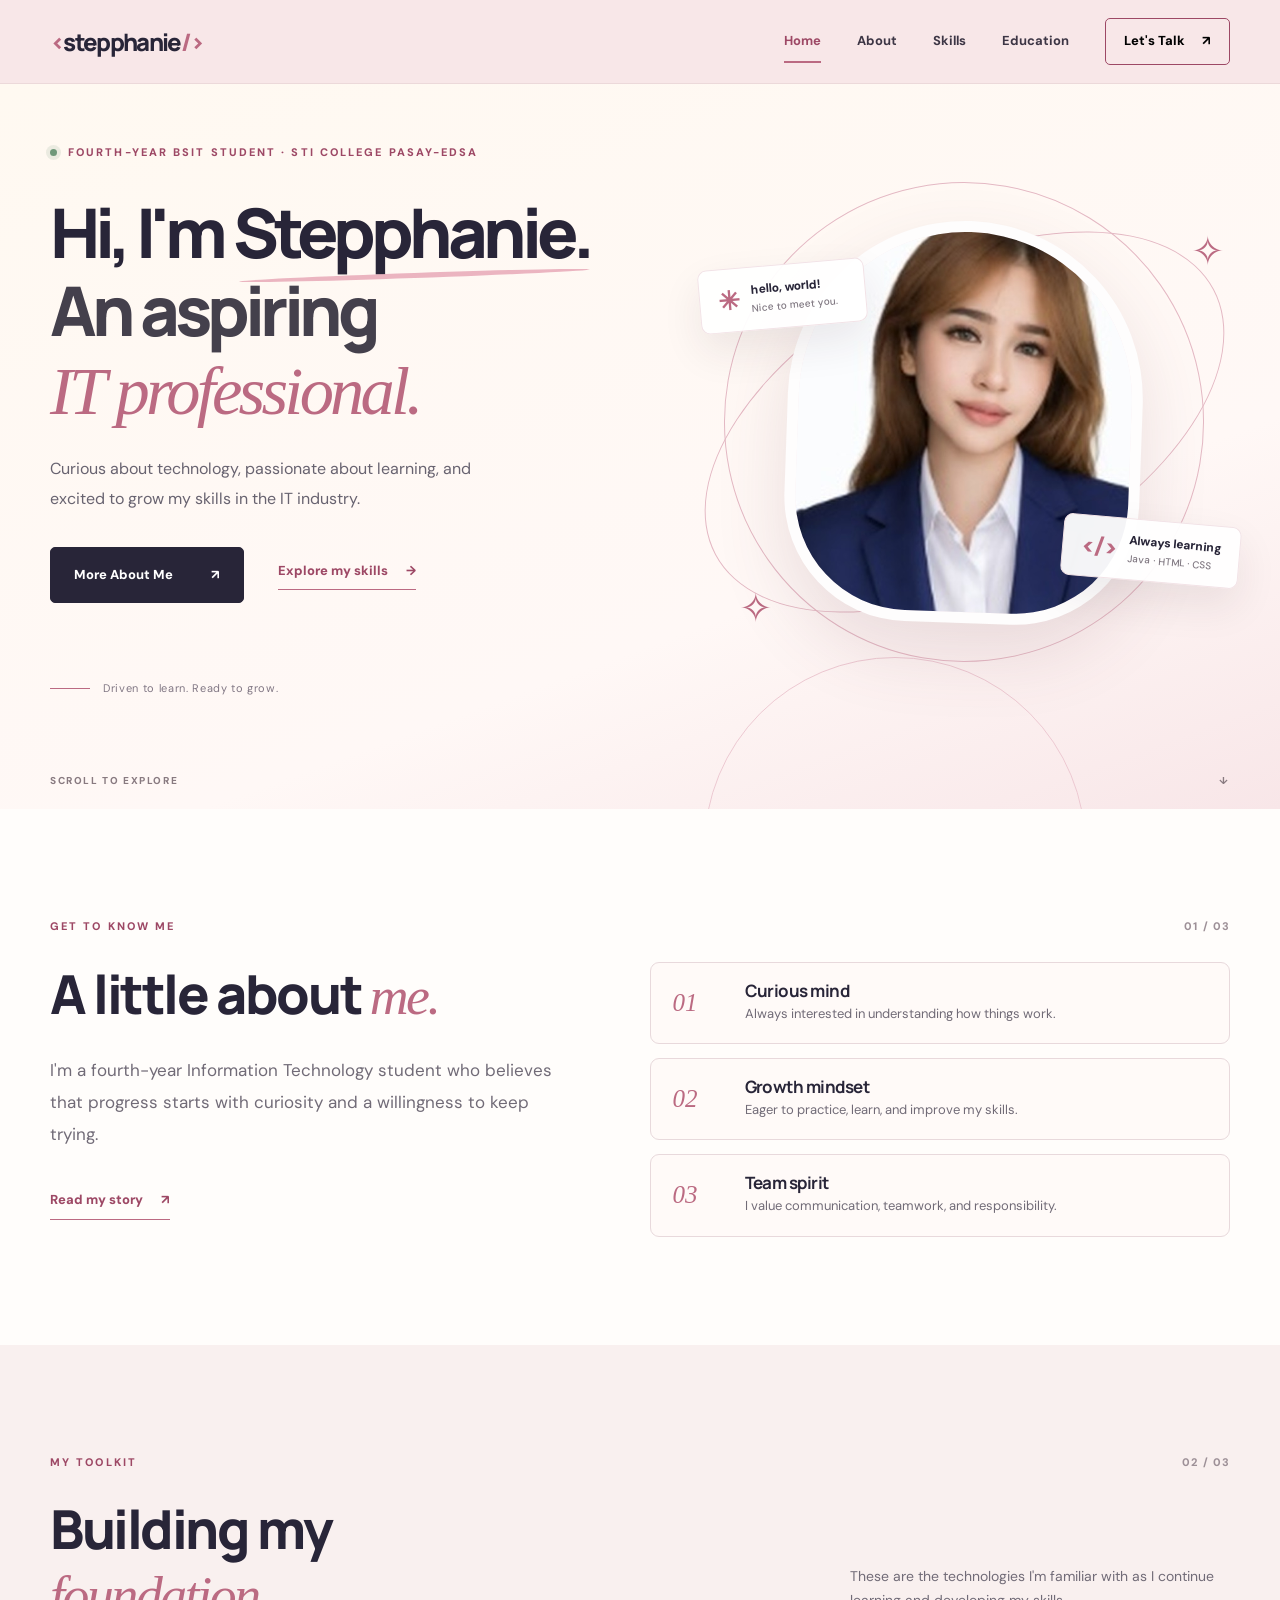
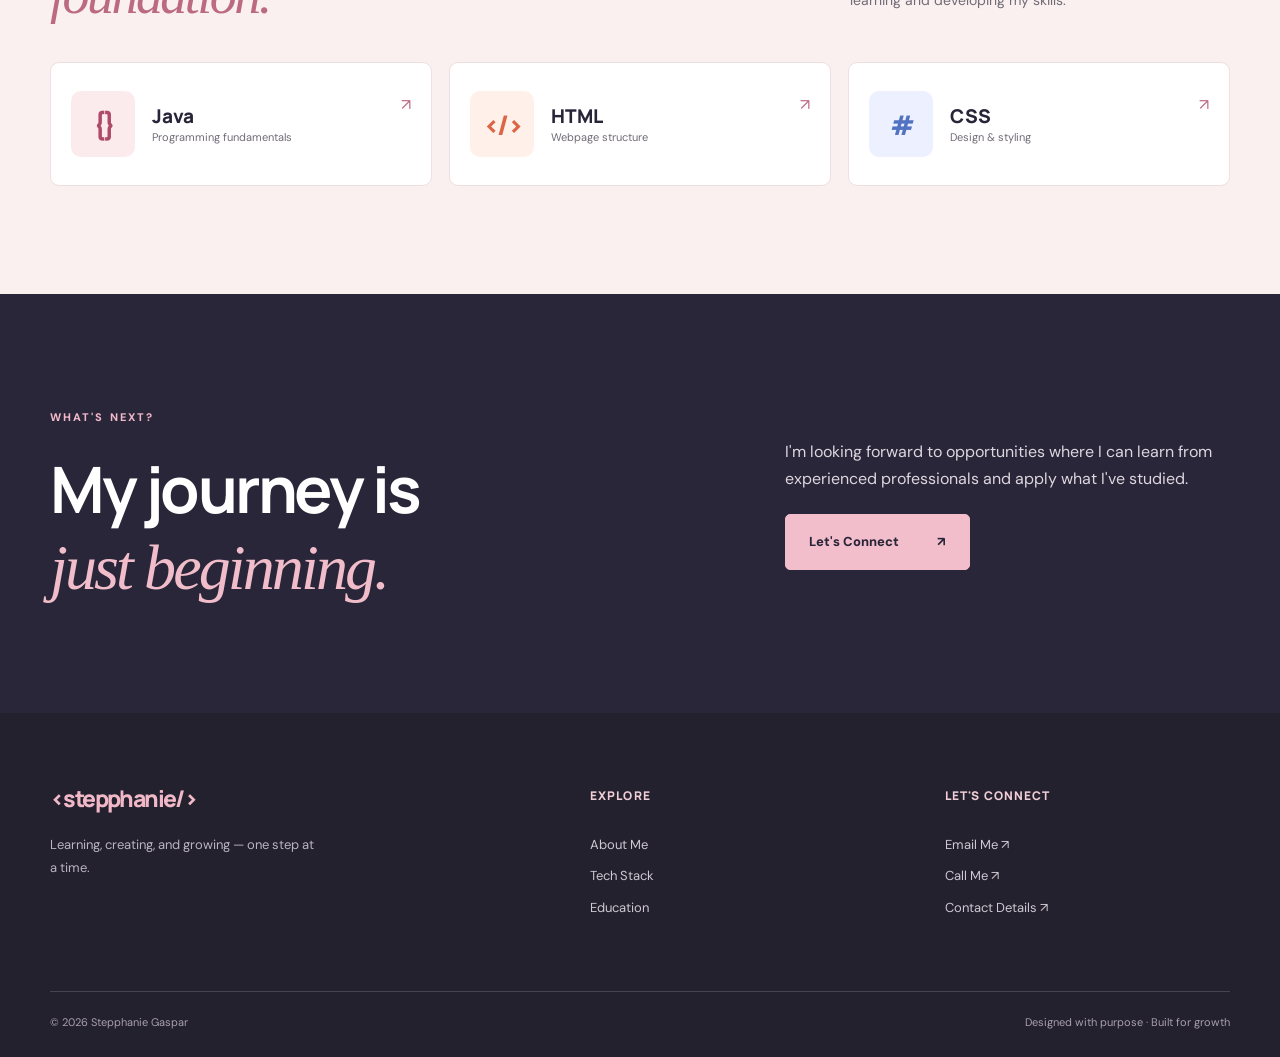
<file: index.html>
<!doctype html><html lang="en"><head><meta charset="utf-8"><meta name="viewport" content="width=device-width, initial-scale=1">
 <meta name="theme-color" content="#f8e6e8"><meta name="description" content="Stepphanie Gaspar | Fourth-year BS Information Technology student at STI College Pasay-EDSA.">
 <title>Digital Portfolio | Stepphanie Gaspar</title><link rel="icon" href="assets/favicon.svg" type="image/svg+xml"><link rel="stylesheet" href="styles.css"></head>
 <body data-page="index.html"><a class="skip-link" href="#main">Skip to content</a><header class="site-header" id="top">
 <div class="nav-shell content-wrap">
  <a class="brand" href="index.html" aria-label="Stepphanie Gaspar, home"><span class="brand-angle">&lt;</span>stepphanie<span class="brand-angle">/&gt;</span></a>
  <nav class="nav-desktop" aria-label="Main navigation"><a class="nav-link active" href="index.html" aria-current="page">Home</a>
<a class="nav-link " href="about.html" >About</a>
<a class="nav-link " href="skills.html" >Skills</a>
<a class="nav-link " href="education.html" >Education</a>
    <button type="button" class="nav-contact" data-open-contact>Let's Talk <span aria-hidden="true">↗</span></button></nav>
  <button class="menu-toggle" type="button" data-menu-toggle aria-label="Open navigation" aria-controls="mobile-nav" aria-expanded="false"><span></span><span></span><span></span></button>
 </div>
 <nav id="mobile-nav" class="mobile-nav" aria-label="Mobile navigation" hidden><a href="index.html" class="mobile-link active" aria-current="page">Home<span aria-hidden="true">↗</span></a>
<a href="about.html" class="mobile-link " >About<span aria-hidden="true">↗</span></a>
<a href="skills.html" class="mobile-link " >Skills<span aria-hidden="true">↗</span></a>
<a href="education.html" class="mobile-link " >Education<span aria-hidden="true">↗</span></a>
 <button type="button" class="mobile-contact" data-open-contact>Let's Talk <span aria-hidden="true">↗</span></button></nav>
</header><main id="main"><section class="hero-section"><div class="content-wrap hero-grid"><div class="hero-copy animate-in">
 <div class="eyebrow hero-kicker"><span class="status-dot"></span> FOURTH-YEAR BSIT STUDENT · STI COLLEGE PASAY-EDSA</div>
 <h1>Hi, I'm <span class="name-underline">Stepphanie.</span><br><span class="hero-outline">An aspiring</span><br><em>IT professional.</em></h1>
 <p class="hero-lead">Curious about technology, passionate about learning, and excited to grow my skills in the IT industry.</p>
 <div class="hero-buttons"><a class="button-primary" href="about.html">More About Me <span aria-hidden="true">↗</span></a><a class="text-link" href="skills.html">Explore my skills <span aria-hidden="true">→</span></a></div>
 <div class="hero-note"><span class="hero-note-line"></span> Driven to learn. Ready to grow.</div>
 </div><div class="hero-art animate-in"><div class="orbit orbit-one"></div><div class="orbit orbit-two"></div><div class="hero-image-frame">
 <div class="portrait-photo" role="img" aria-label="Portrait of Stepphanie Gaspar"></div></div>
 <div class="float-card float-top"><span class="float-symbol">✳</span><span>hello, world!<small>Nice to meet you.</small></span></div>
 <div class="float-card float-bottom"><span class="float-symbol code-symbol">&lt;/&gt;</span><span>Always learning<small>Java · HTML · CSS</small></span></div>
 <span class="sparkle sparkle-one" aria-hidden="true">✧</span><span class="sparkle sparkle-two" aria-hidden="true">✧</span></div></div>
 <div class="content-wrap hero-scroll"><span>SCROLL TO EXPLORE</span><span aria-hidden="true">↓</span></div></section>
 <section class="section overview-section"><div class="content-wrap"><div class="section-topline"><span class="eyebrow">GET TO KNOW ME</span><span class="section-number">01 / 03</span></div>
 <div class="overview-layout"><div><h2 class="section-heading">A little about <em>me.</em></h2><p class="section-lead">I'm a fourth-year Information Technology student who believes that progress starts with curiosity and a willingness to keep trying.</p><a class="arrow-link" href="about.html">Read my story <span aria-hidden="true">↗</span></a></div>
 <div class="overview-cards"><div class="small-feature"><div class="feature-number">01</div><h3>Curious mind</h3><p>Always interested in understanding how things work.</p></div><div class="small-feature"><div class="feature-number">02</div><h3>Growth mindset</h3><p>Eager to practice, learn, and improve my skills.</p></div><div class="small-feature"><div class="feature-number">03</div><h3>Team spirit</h3><p>I value communication, teamwork, and responsibility.</p></div></div></div></div></section>
 <section class="section skills-preview"><div class="content-wrap"><div class="section-topline"><span class="eyebrow">MY TOOLKIT</span><span class="section-number">02 / 03</span></div>
 <div class="two-column-intro"><h2 class="section-heading">Building my <em>foundation.</em></h2><p>These are the technologies I'm familiar with as I continue learning and developing my skills.</p></div>
 <div class="tech-preview-grid"><a href="skills.html#java" class="tech-preview-card"><span class="tech-preview-symbol java-color">{ }</span><span><strong>Java</strong><small>Programming fundamentals</small></span><span class="tech-arrow">↗</span></a>
 <a href="skills.html#html" class="tech-preview-card"><span class="tech-preview-symbol html-color">&lt;/&gt;</span><span><strong>HTML</strong><small>Webpage structure</small></span><span class="tech-arrow">↗</span></a>
 <a href="skills.html#css" class="tech-preview-card"><span class="tech-preview-symbol css-color">#</span><span><strong>CSS</strong><small>Design &amp; styling</small></span><span class="tech-arrow">↗</span></a></div></div></section>
 <section class="section closing-band"><div class="content-wrap closing-grid"><div><span class="eyebrow">WHAT'S NEXT?</span><h2>My journey is<br><em>just beginning.</em></h2></div><div><p>I'm looking forward to opportunities where I can learn from experienced professionals and apply what I've studied.</p><button type="button" class="button-primary" data-open-contact>Let's Connect <span aria-hidden="true">↗</span></button></div></div></section></main><footer class="site-footer"><div class="content-wrap footer-columns">
 <div><a class="footer-brand" href="index.html">&lt;stepphanie/&gt;</a><p>Learning, creating, and growing — one step at a time.</p></div>
 <div><h3>Explore</h3><a href="about.html">About Me</a><a href="skills.html">Tech Stack</a><a href="education.html">Education</a></div>
 <div><h3>Let's connect</h3><a href="mailto:stepphaniegaspar14@gmail.com">Email Me ↗</a><a href="tel:+639351724438">Call Me ↗</a><button type="button" class="footer-contact" data-open-contact>Contact Details ↗</button></div>
 </div><div class="content-wrap footer-bottom"><span>© <span data-year>2026</span> Stepphanie Gaspar</span><span>Designed with purpose · Built for growth</span></div></footer><div class="drawer-overlay" data-drawer-overlay hidden></div>
 <aside class="contact-drawer" id="contact-drawer" role="dialog" aria-modal="true" aria-labelledby="drawer-title" tabindex="-1" aria-hidden="true">
 <div class="drawer-top"><span class="eyebrow">A LITTLE HELLO</span><button type="button" class="close-drawer" data-close-contact aria-label="Close contact panel">×</button></div>
 <div class="drawer-content"><div class="drawer-icon">✳</div><h2 id="drawer-title">Let's get<br><em>in touch.</em></h2>
 <p>I'm interested in learning opportunities, internships, and connecting with people in the IT field.</p>
 <div class="contact-list">
 <div class="contact-entry"><span class="entry-label">EMAIL ADDRESS</span><div class="entry-line"><a href="mailto:stepphaniegaspar14@gmail.com">stepphaniegaspar14@gmail.com</a><button type="button" class="copy-btn" data-copy-email aria-label="Copy email address" title="Copy email">Copy</button></div></div>
 <div class="contact-entry"><span class="entry-label">PHONE NUMBER</span><div class="entry-line"><a href="tel:+639351724438">0935 172 4438</a></div></div>
 <div class="contact-entry"><span class="entry-label">LOCATION</span><div class="entry-line"><span>Makati City, Philippines</span></div></div>
 </div><div class="drawer-actions"><a class="button-primary button-fill" href="mailto:stepphaniegaspar14@gmail.com?subject=Hello%2C%20Stepphanie">Send an Email <span aria-hidden="true">↗</span></a><a class="button-secondary button-fill" href="assets/Stepphanie_Gaspar_Resume.pdf" download>Download Resume <span aria-hidden="true">↓</span></a></div>
 <p class="drawer-note">Email opens your device's email application. No messages are submitted to a website server.</p></div></aside>
 <div class="toast" role="status" aria-live="polite" data-toast></div>
 <script src="script.js" defer></script></body></html>
</file>
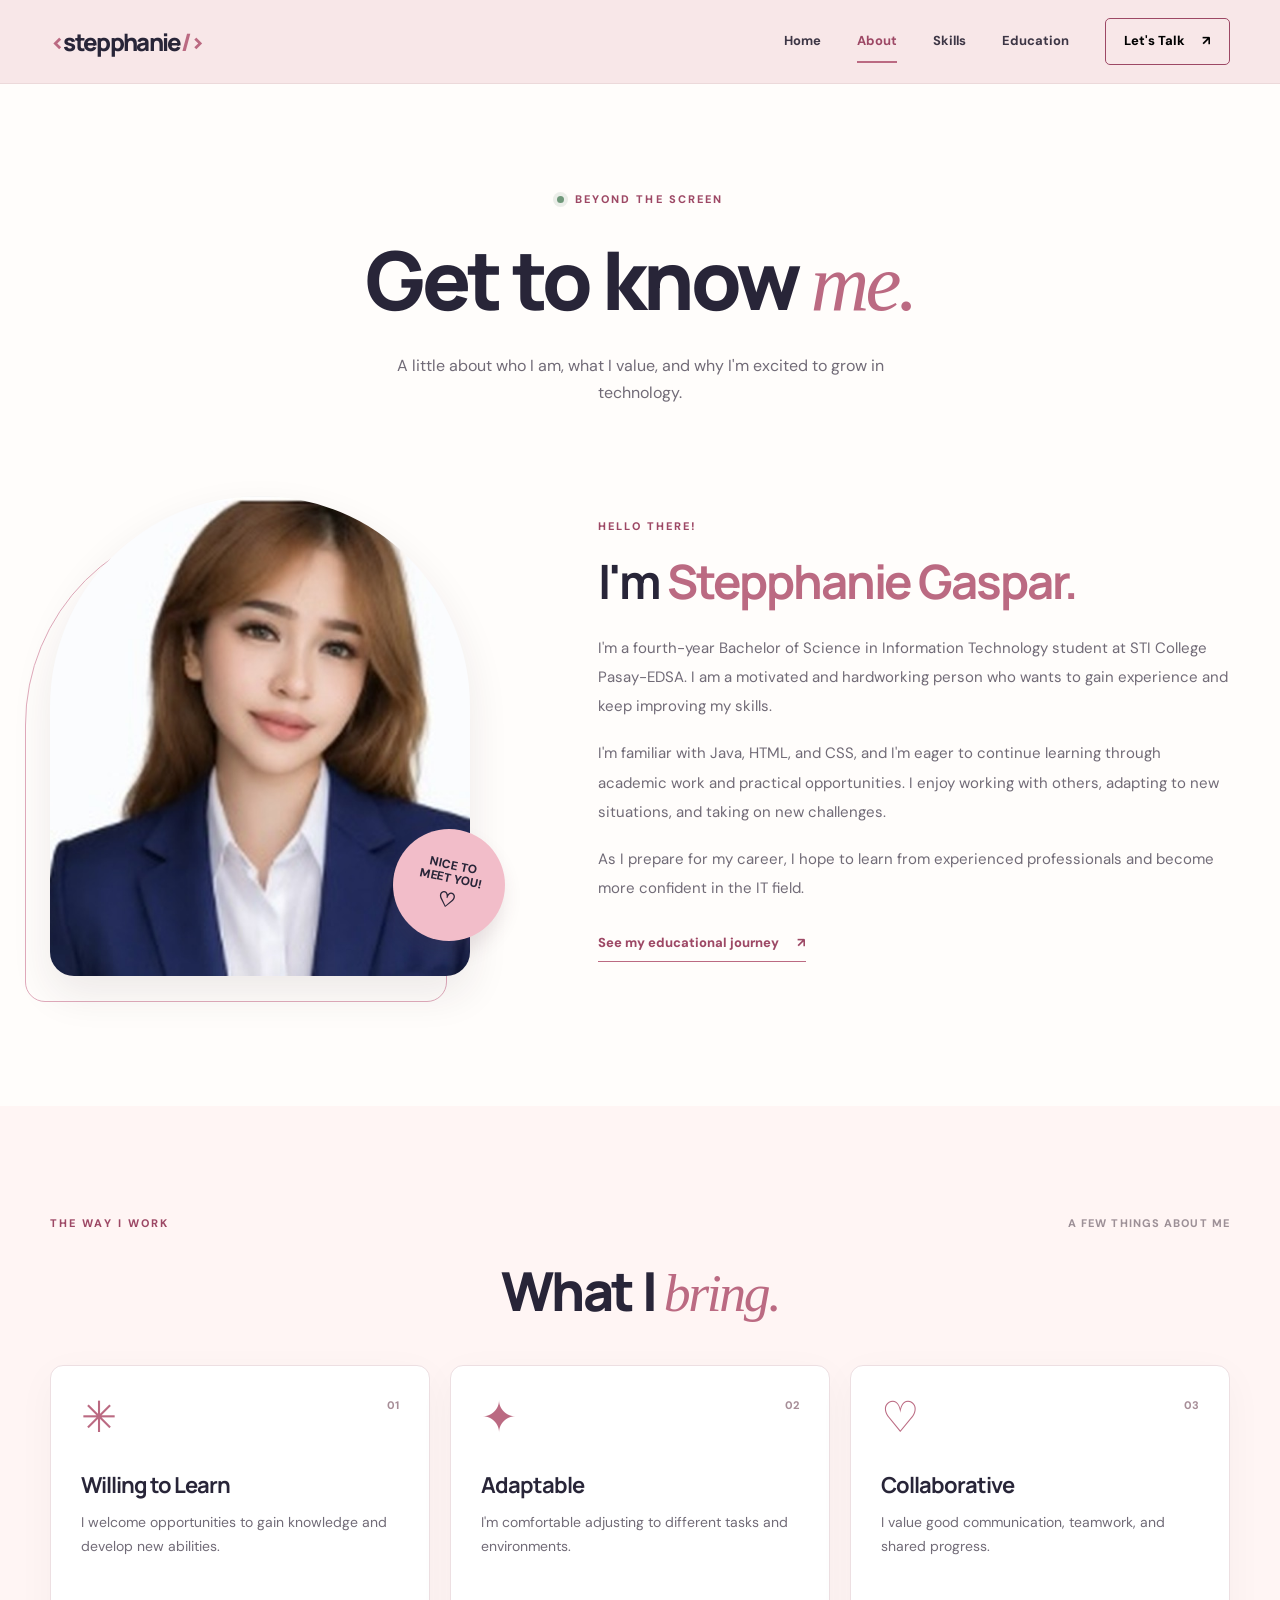
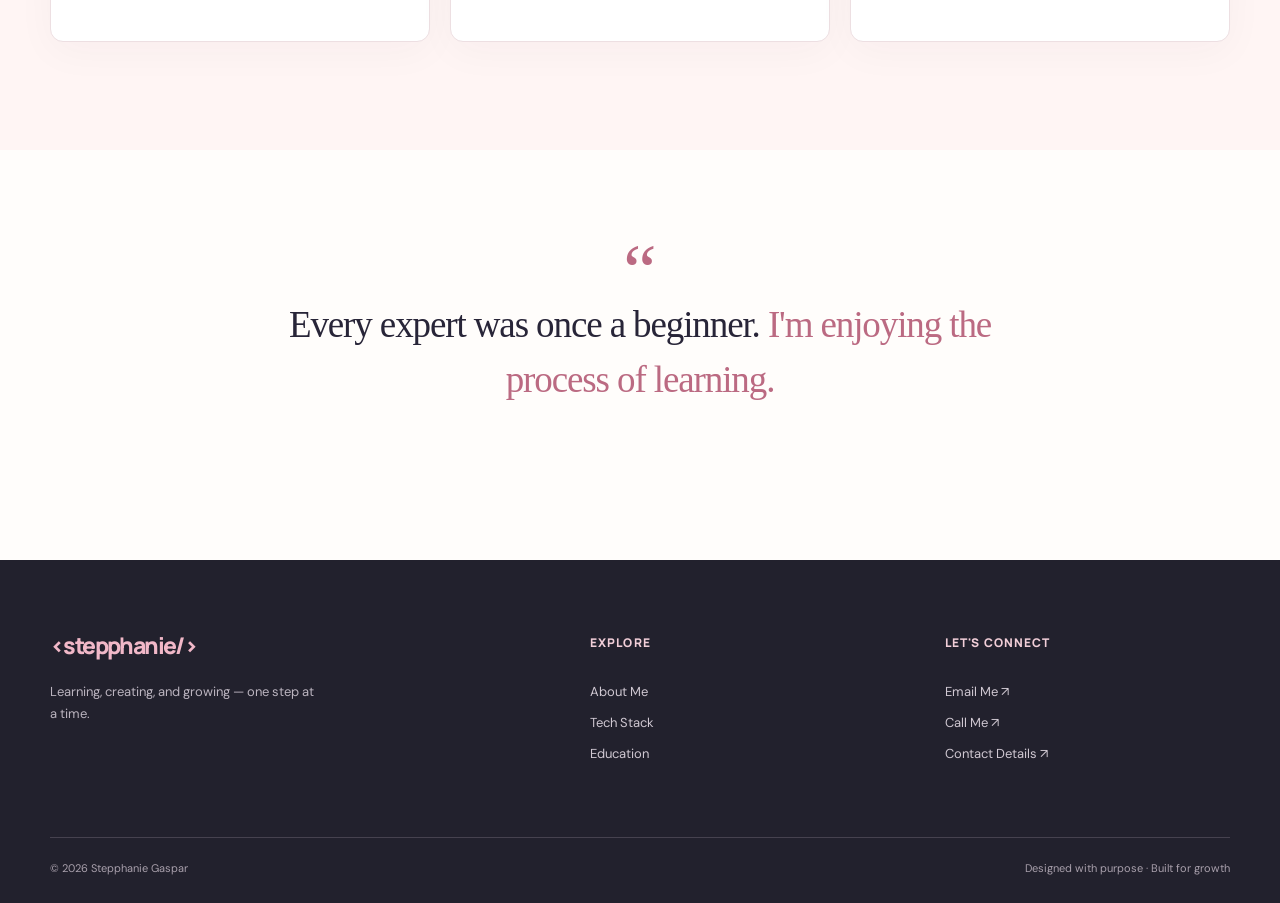
<file: about.html>
<!doctype html><html lang="en"><head><meta charset="utf-8"><meta name="viewport" content="width=device-width, initial-scale=1">
 <meta name="theme-color" content="#f8e6e8"><meta name="description" content="Learn about Stepphanie Gaspar, an aspiring IT professional studying at STI College Pasay-EDSA.">
 <title>About Me | Stepphanie Gaspar</title><link rel="icon" href="assets/favicon.svg" type="image/svg+xml"><link rel="stylesheet" href="styles.css"></head>
 <body data-page="about.html"><a class="skip-link" href="#main">Skip to content</a><header class="site-header" id="top">
 <div class="nav-shell content-wrap">
  <a class="brand" href="index.html" aria-label="Stepphanie Gaspar, home"><span class="brand-angle">&lt;</span>stepphanie<span class="brand-angle">/&gt;</span></a>
  <nav class="nav-desktop" aria-label="Main navigation"><a class="nav-link " href="index.html" >Home</a>
<a class="nav-link active" href="about.html" aria-current="page">About</a>
<a class="nav-link " href="skills.html" >Skills</a>
<a class="nav-link " href="education.html" >Education</a>
    <button type="button" class="nav-contact" data-open-contact>Let's Talk <span aria-hidden="true">↗</span></button></nav>
  <button class="menu-toggle" type="button" data-menu-toggle aria-label="Open navigation" aria-controls="mobile-nav" aria-expanded="false"><span></span><span></span><span></span></button>
 </div>
 <nav id="mobile-nav" class="mobile-nav" aria-label="Mobile navigation" hidden><a href="index.html" class="mobile-link " >Home<span aria-hidden="true">↗</span></a>
<a href="about.html" class="mobile-link active" aria-current="page">About<span aria-hidden="true">↗</span></a>
<a href="skills.html" class="mobile-link " >Skills<span aria-hidden="true">↗</span></a>
<a href="education.html" class="mobile-link " >Education<span aria-hidden="true">↗</span></a>
 <button type="button" class="mobile-contact" data-open-contact>Let's Talk <span aria-hidden="true">↗</span></button></nav>
</header><main id="main"><section class="inner-page-hero content-wrap"><div class="eyebrow"><span class="status-dot"></span> BEYOND THE SCREEN</div><h1>Get to know <em>me.</em></h1><p>A little about who I am, what I value, and why I'm excited to grow in technology.</p></section>
 <section class="about-main content-wrap"><div class="about-photo-wrap"><div class="about-profile-photo" role="img" aria-label="Portrait of Stepphanie Gaspar"></div><div class="photo-sticker">NICE TO<br>MEET YOU! <span>♡</span></div></div>
 <div class="about-content"><span class="eyebrow">HELLO THERE!</span><h2>I'm <em>Stepphanie Gaspar.</em></h2>
 <p>I'm a fourth-year Bachelor of Science in Information Technology student at STI College Pasay-EDSA. I am a motivated and hardworking person who wants to gain experience and keep improving my skills.</p>
 <p>I'm familiar with Java, HTML, and CSS, and I'm eager to continue learning through academic work and practical opportunities. I enjoy working with others, adapting to new situations, and taking on new challenges.</p>
 <p>As I prepare for my career, I hope to learn from experienced professionals and become more confident in the IT field.</p>
 <a class="arrow-link" href="education.html">See my educational journey <span aria-hidden="true">↗</span></a>
 </div></section>
 <section class="section values-section"><div class="content-wrap"><div class="section-topline"><span class="eyebrow">THE WAY I WORK</span><span class="section-number">A FEW THINGS ABOUT ME</span></div><h2 class="section-heading center-heading">What I <em>bring.</em></h2>
 <div class="values-grid"><article class="value-card"><div class="value-icon">✳</div><span class="card-counter">01</span><h3>Willing to Learn</h3><p>I welcome opportunities to gain knowledge and develop new abilities.</p></article>
 <article class="value-card"><div class="value-icon">✦</div><span class="card-counter">02</span><h3>Adaptable</h3><p>I'm comfortable adjusting to different tasks and environments.</p></article>
 <article class="value-card"><div class="value-icon">♡</div><span class="card-counter">03</span><h3>Collaborative</h3><p>I value good communication, teamwork, and shared progress.</p></article></div></div></section>
 <section class="quote-section content-wrap"><div class="quote-mark">“</div><p>Every expert was once a beginner. <em>I'm enjoying the process of learning.</em></p></section></main><footer class="site-footer"><div class="content-wrap footer-columns">
 <div><a class="footer-brand" href="index.html">&lt;stepphanie/&gt;</a><p>Learning, creating, and growing — one step at a time.</p></div>
 <div><h3>Explore</h3><a href="about.html">About Me</a><a href="skills.html">Tech Stack</a><a href="education.html">Education</a></div>
 <div><h3>Let's connect</h3><a href="mailto:stepphaniegaspar14@gmail.com">Email Me ↗</a><a href="tel:+639351724438">Call Me ↗</a><button type="button" class="footer-contact" data-open-contact>Contact Details ↗</button></div>
 </div><div class="content-wrap footer-bottom"><span>© <span data-year>2026</span> Stepphanie Gaspar</span><span>Designed with purpose · Built for growth</span></div></footer><div class="drawer-overlay" data-drawer-overlay hidden></div>
 <aside class="contact-drawer" id="contact-drawer" role="dialog" aria-modal="true" aria-labelledby="drawer-title" tabindex="-1" aria-hidden="true">
 <div class="drawer-top"><span class="eyebrow">A LITTLE HELLO</span><button type="button" class="close-drawer" data-close-contact aria-label="Close contact panel">×</button></div>
 <div class="drawer-content"><div class="drawer-icon">✳</div><h2 id="drawer-title">Let's get<br><em>in touch.</em></h2>
 <p>I'm interested in learning opportunities, internships, and connecting with people in the IT field.</p>
 <div class="contact-list">
 <div class="contact-entry"><span class="entry-label">EMAIL ADDRESS</span><div class="entry-line"><a href="mailto:stepphaniegaspar14@gmail.com">stepphaniegaspar14@gmail.com</a><button type="button" class="copy-btn" data-copy-email aria-label="Copy email address" title="Copy email">Copy</button></div></div>
 <div class="contact-entry"><span class="entry-label">PHONE NUMBER</span><div class="entry-line"><a href="tel:+639351724438">0935 172 4438</a></div></div>
 <div class="contact-entry"><span class="entry-label">LOCATION</span><div class="entry-line"><span>Makati City, Philippines</span></div></div>
 </div><div class="drawer-actions"><a class="button-primary button-fill" href="mailto:stepphaniegaspar14@gmail.com?subject=Hello%2C%20Stepphanie">Send an Email <span aria-hidden="true">↗</span></a><a class="button-secondary button-fill" href="assets/Stepphanie_Gaspar_Resume.pdf" download>Download Resume <span aria-hidden="true">↓</span></a></div>
 <p class="drawer-note">Email opens your device's email application. No messages are submitted to a website server.</p></div></aside>
 <div class="toast" role="status" aria-live="polite" data-toast></div>
 <script src="script.js" defer></script></body></html>
</file>
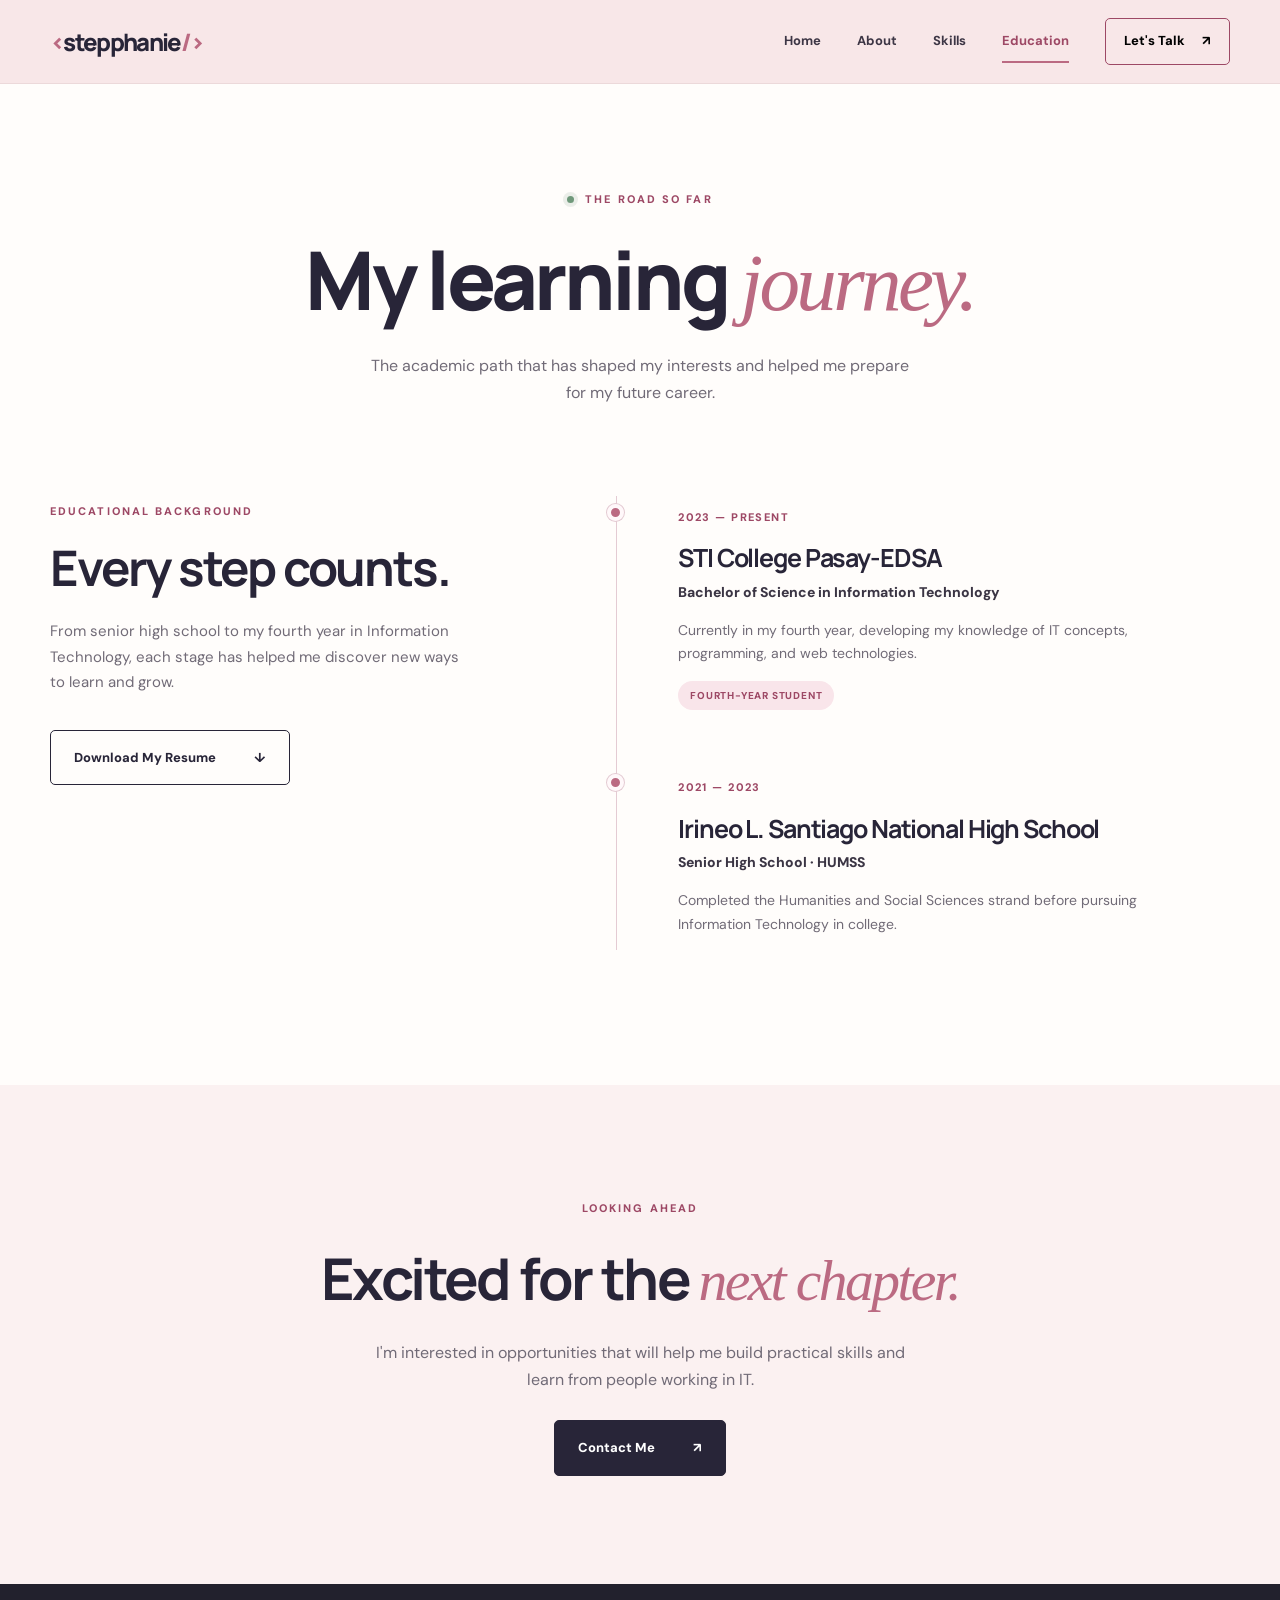
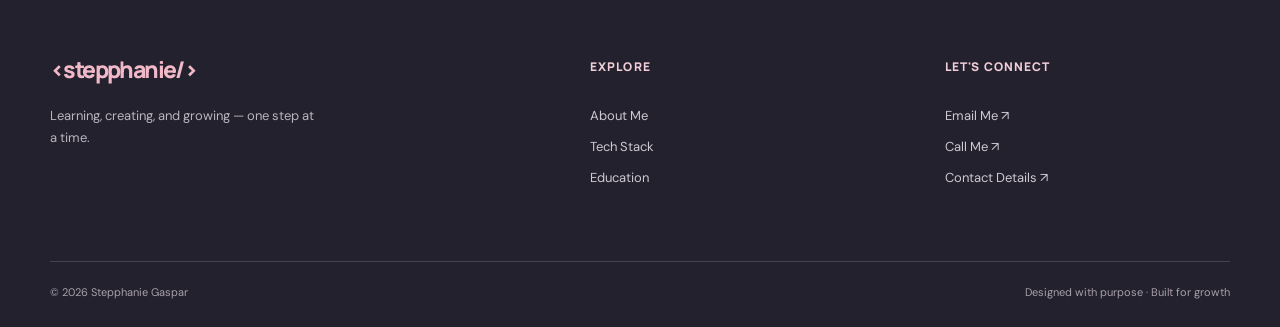
<file: education.html>
<!doctype html><html lang="en"><head><meta charset="utf-8"><meta name="viewport" content="width=device-width, initial-scale=1">
 <meta name="theme-color" content="#f8e6e8"><meta name="description" content="Academic background of Stepphanie Gaspar.">
 <title>My Education | Stepphanie Gaspar</title><link rel="icon" href="assets/favicon.svg" type="image/svg+xml"><link rel="stylesheet" href="styles.css"></head>
 <body data-page="education.html"><a class="skip-link" href="#main">Skip to content</a><header class="site-header" id="top">
 <div class="nav-shell content-wrap">
  <a class="brand" href="index.html" aria-label="Stepphanie Gaspar, home"><span class="brand-angle">&lt;</span>stepphanie<span class="brand-angle">/&gt;</span></a>
  <nav class="nav-desktop" aria-label="Main navigation"><a class="nav-link " href="index.html" >Home</a>
<a class="nav-link " href="about.html" >About</a>
<a class="nav-link " href="skills.html" >Skills</a>
<a class="nav-link active" href="education.html" aria-current="page">Education</a>
    <button type="button" class="nav-contact" data-open-contact>Let's Talk <span aria-hidden="true">↗</span></button></nav>
  <button class="menu-toggle" type="button" data-menu-toggle aria-label="Open navigation" aria-controls="mobile-nav" aria-expanded="false"><span></span><span></span><span></span></button>
 </div>
 <nav id="mobile-nav" class="mobile-nav" aria-label="Mobile navigation" hidden><a href="index.html" class="mobile-link " >Home<span aria-hidden="true">↗</span></a>
<a href="about.html" class="mobile-link " >About<span aria-hidden="true">↗</span></a>
<a href="skills.html" class="mobile-link " >Skills<span aria-hidden="true">↗</span></a>
<a href="education.html" class="mobile-link active" aria-current="page">Education<span aria-hidden="true">↗</span></a>
 <button type="button" class="mobile-contact" data-open-contact>Let's Talk <span aria-hidden="true">↗</span></button></nav>
</header><main id="main"><section class="inner-page-hero content-wrap"><div class="eyebrow"><span class="status-dot"></span> THE ROAD SO FAR</div><h1>My learning <em>journey.</em></h1><p>The academic path that has shaped my interests and helped me prepare for my future career.</p></section>
 <section class="content-wrap education-layout"><div class="edu-intro"><span class="eyebrow">EDUCATIONAL BACKGROUND</span><h2>Every step counts.</h2><p>From senior high school to my fourth year in Information Technology, each stage has helped me discover new ways to learn and grow.</p><a class="button-secondary" href="assets/Stepphanie_Gaspar_Resume.pdf" download>Download My Resume <span aria-hidden="true">↓</span></a></div>
 <div class="timeline"><article class="timeline-item"><div class="timeline-dot"></div><span class="timeline-date">2023 — PRESENT</span><h3>STI College Pasay-EDSA</h3><p class="degree">Bachelor of Science in Information Technology</p><p>Currently in my fourth year, developing my knowledge of IT concepts, programming, and web technologies.</p><span class="timeline-tag">FOURTH-YEAR STUDENT</span></article>
 <article class="timeline-item"><div class="timeline-dot"></div><span class="timeline-date">2021 — 2023</span><h3>Irineo L. Santiago National High School</h3><p class="degree">Senior High School · HUMSS</p><p>Completed the Humanities and Social Sciences strand before pursuing Information Technology in college.</p></article></div></section>
 <section class="section education-cta"><div class="content-wrap education-cta-content"><span class="eyebrow">LOOKING AHEAD</span><h2>Excited for the <em>next chapter.</em></h2><p>I'm interested in opportunities that will help me build practical skills and learn from people working in IT.</p><button type="button" class="button-primary" data-open-contact>Contact Me <span aria-hidden="true">↗</span></button></div></section></main><footer class="site-footer"><div class="content-wrap footer-columns">
 <div><a class="footer-brand" href="index.html">&lt;stepphanie/&gt;</a><p>Learning, creating, and growing — one step at a time.</p></div>
 <div><h3>Explore</h3><a href="about.html">About Me</a><a href="skills.html">Tech Stack</a><a href="education.html">Education</a></div>
 <div><h3>Let's connect</h3><a href="mailto:stepphaniegaspar14@gmail.com">Email Me ↗</a><a href="tel:+639351724438">Call Me ↗</a><button type="button" class="footer-contact" data-open-contact>Contact Details ↗</button></div>
 </div><div class="content-wrap footer-bottom"><span>© <span data-year>2026</span> Stepphanie Gaspar</span><span>Designed with purpose · Built for growth</span></div></footer><div class="drawer-overlay" data-drawer-overlay hidden></div>
 <aside class="contact-drawer" id="contact-drawer" role="dialog" aria-modal="true" aria-labelledby="drawer-title" tabindex="-1" aria-hidden="true">
 <div class="drawer-top"><span class="eyebrow">A LITTLE HELLO</span><button type="button" class="close-drawer" data-close-contact aria-label="Close contact panel">×</button></div>
 <div class="drawer-content"><div class="drawer-icon">✳</div><h2 id="drawer-title">Let's get<br><em>in touch.</em></h2>
 <p>I'm interested in learning opportunities, internships, and connecting with people in the IT field.</p>
 <div class="contact-list">
 <div class="contact-entry"><span class="entry-label">EMAIL ADDRESS</span><div class="entry-line"><a href="mailto:stepphaniegaspar14@gmail.com">stepphaniegaspar14@gmail.com</a><button type="button" class="copy-btn" data-copy-email aria-label="Copy email address" title="Copy email">Copy</button></div></div>
 <div class="contact-entry"><span class="entry-label">PHONE NUMBER</span><div class="entry-line"><a href="tel:+639351724438">0935 172 4438</a></div></div>
 <div class="contact-entry"><span class="entry-label">LOCATION</span><div class="entry-line"><span>Makati City, Philippines</span></div></div>
 </div><div class="drawer-actions"><a class="button-primary button-fill" href="mailto:stepphaniegaspar14@gmail.com?subject=Hello%2C%20Stepphanie">Send an Email <span aria-hidden="true">↗</span></a><a class="button-secondary button-fill" href="assets/Stepphanie_Gaspar_Resume.pdf" download>Download Resume <span aria-hidden="true">↓</span></a></div>
 <p class="drawer-note">Email opens your device's email application. No messages are submitted to a website server.</p></div></aside>
 <div class="toast" role="status" aria-live="polite" data-toast></div>
 <script src="script.js" defer></script></body></html>
</file>
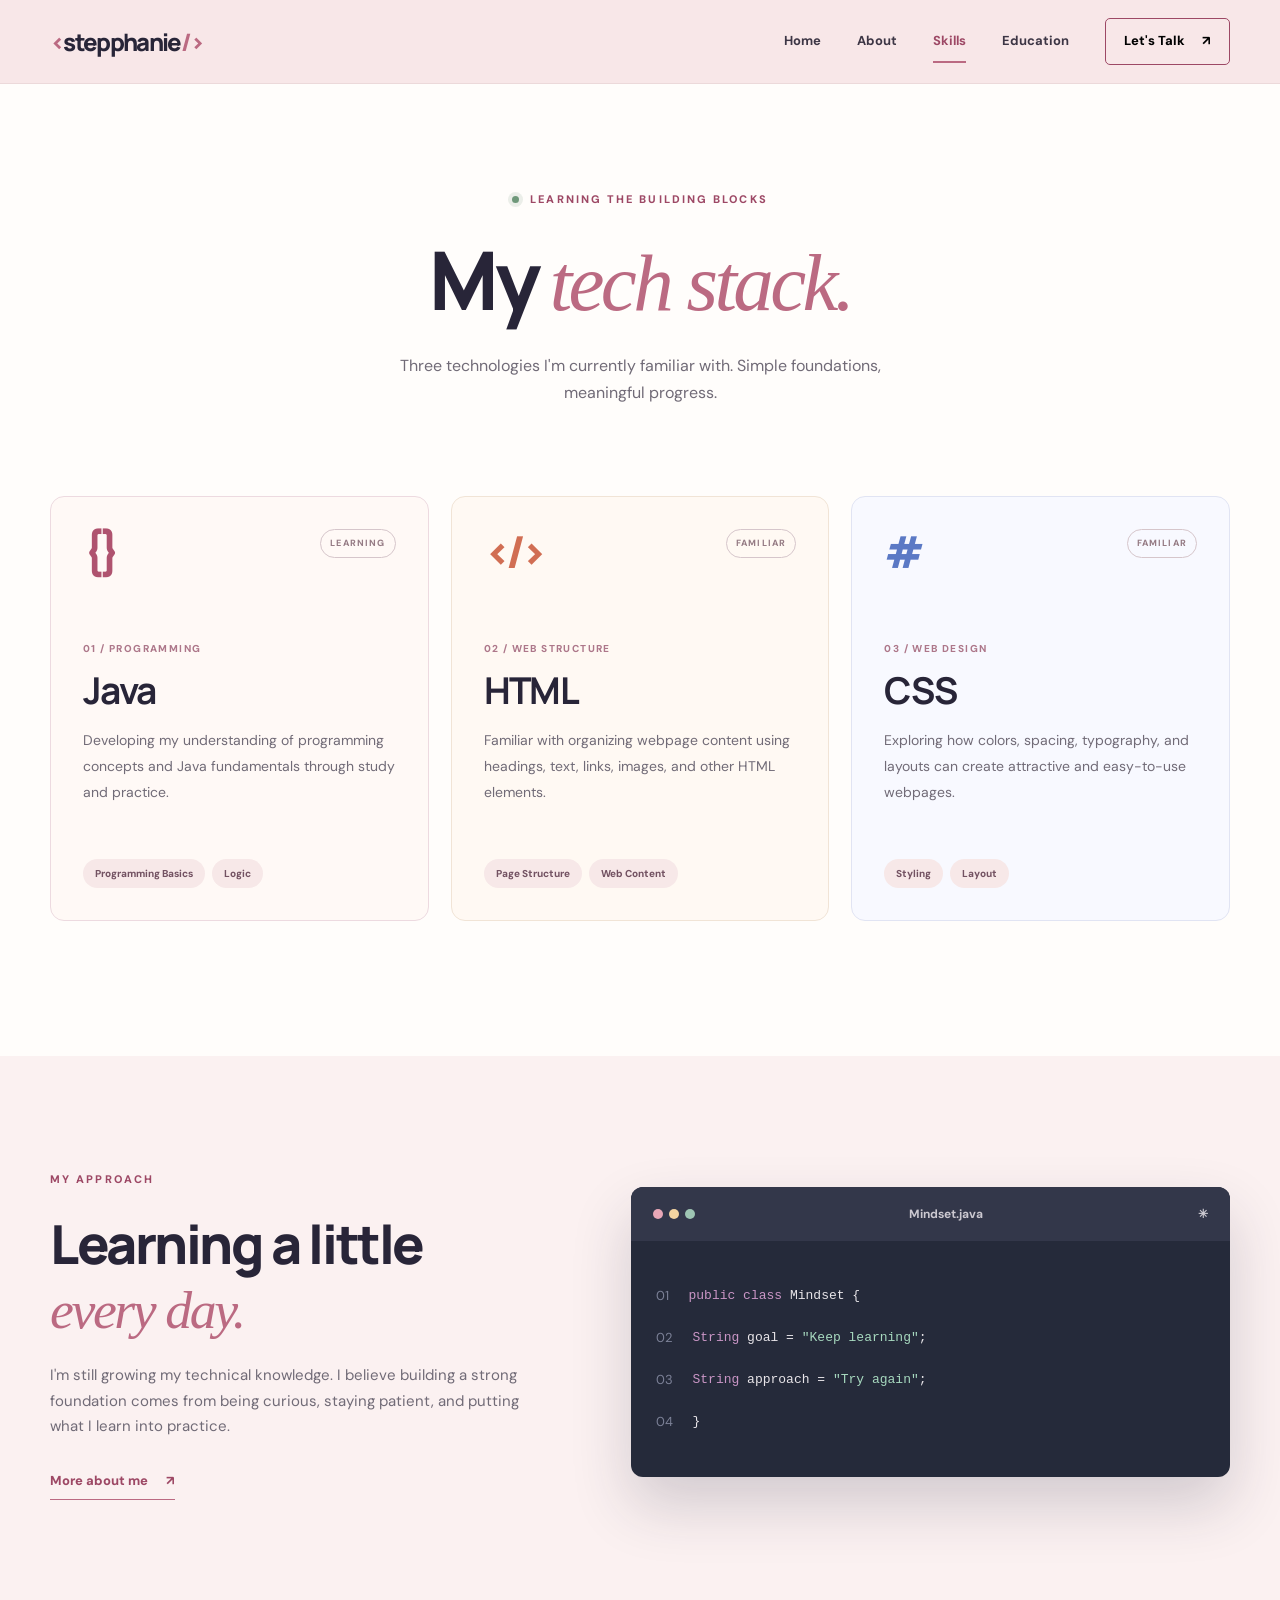
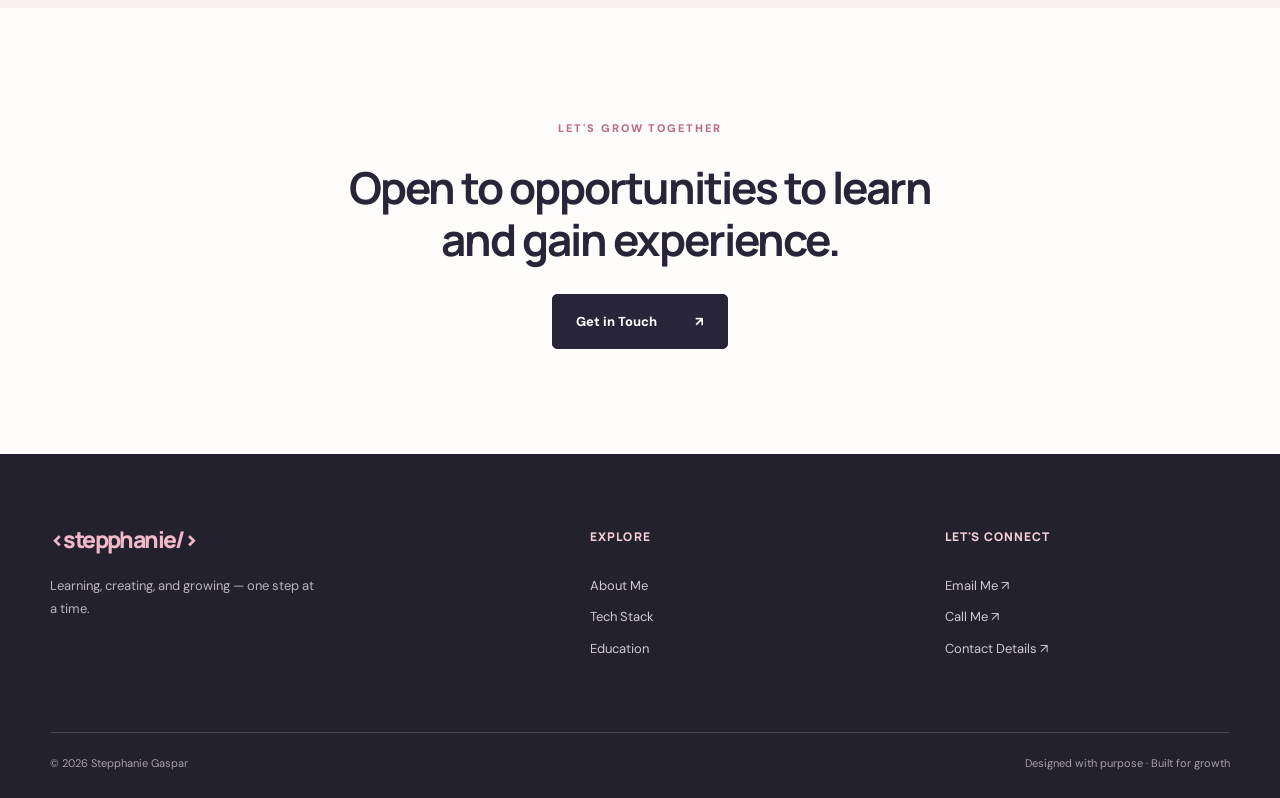
<file: skills.html>
<!doctype html><html lang="en"><head><meta charset="utf-8"><meta name="viewport" content="width=device-width, initial-scale=1">
 <meta name="theme-color" content="#f8e6e8"><meta name="description" content="Java, HTML, and CSS skills of Stepphanie Gaspar.">
 <title>My Tech Stack | Stepphanie Gaspar</title><link rel="icon" href="assets/favicon.svg" type="image/svg+xml"><link rel="stylesheet" href="styles.css"></head>
 <body data-page="skills.html"><a class="skip-link" href="#main">Skip to content</a><header class="site-header" id="top">
 <div class="nav-shell content-wrap">
  <a class="brand" href="index.html" aria-label="Stepphanie Gaspar, home"><span class="brand-angle">&lt;</span>stepphanie<span class="brand-angle">/&gt;</span></a>
  <nav class="nav-desktop" aria-label="Main navigation"><a class="nav-link " href="index.html" >Home</a>
<a class="nav-link " href="about.html" >About</a>
<a class="nav-link active" href="skills.html" aria-current="page">Skills</a>
<a class="nav-link " href="education.html" >Education</a>
    <button type="button" class="nav-contact" data-open-contact>Let's Talk <span aria-hidden="true">↗</span></button></nav>
  <button class="menu-toggle" type="button" data-menu-toggle aria-label="Open navigation" aria-controls="mobile-nav" aria-expanded="false"><span></span><span></span><span></span></button>
 </div>
 <nav id="mobile-nav" class="mobile-nav" aria-label="Mobile navigation" hidden><a href="index.html" class="mobile-link " >Home<span aria-hidden="true">↗</span></a>
<a href="about.html" class="mobile-link " >About<span aria-hidden="true">↗</span></a>
<a href="skills.html" class="mobile-link active" aria-current="page">Skills<span aria-hidden="true">↗</span></a>
<a href="education.html" class="mobile-link " >Education<span aria-hidden="true">↗</span></a>
 <button type="button" class="mobile-contact" data-open-contact>Let's Talk <span aria-hidden="true">↗</span></button></nav>
</header><main id="main"><section class="inner-page-hero content-wrap"><div class="eyebrow"><span class="status-dot"></span> LEARNING THE BUILDING BLOCKS</div><h1>My <em>tech stack.</em></h1><p>Three technologies I'm currently familiar with. Simple foundations, meaningful progress.</p></section>
 <section class="content-wrap skill-detail-grid" aria-label="Technical skills">
 <article id="java" class="skill-detail-card java"><div class="skill-head"><span class="skill-glyph">{ }</span><span class="skill-level">LEARNING</span></div><div class="skill-number">01 / PROGRAMMING</div><h2>Java</h2><p>Developing my understanding of programming concepts and Java fundamentals through study and practice.</p><div class="skill-tags"><span>Programming Basics</span><span>Logic</span></div></article>
 <article id="html" class="skill-detail-card html"><div class="skill-head"><span class="skill-glyph">&lt;/&gt;</span><span class="skill-level">FAMILIAR</span></div><div class="skill-number">02 / WEB STRUCTURE</div><h2>HTML</h2><p>Familiar with organizing webpage content using headings, text, links, images, and other HTML elements.</p><div class="skill-tags"><span>Page Structure</span><span>Web Content</span></div></article>
 <article id="css" class="skill-detail-card css"><div class="skill-head"><span class="skill-glyph">#</span><span class="skill-level">FAMILIAR</span></div><div class="skill-number">03 / WEB DESIGN</div><h2>CSS</h2><p>Exploring how colors, spacing, typography, and layouts can create attractive and easy-to-use webpages.</p><div class="skill-tags"><span>Styling</span><span>Layout</span></div></article>
 </section>
 <section class="section learning-section"><div class="content-wrap learning-grid"><div><span class="eyebrow">MY APPROACH</span><h2 class="section-heading">Learning a little<br><em>every day.</em></h2><p>I'm still growing my technical knowledge. I believe building a strong foundation comes from being curious, staying patient, and putting what I learn into practice.</p><a class="arrow-link" href="about.html">More about me <span aria-hidden="true">↗</span></a></div>
 <div class="code-card" aria-label="Decorative code sample reflecting a learning mindset"><div class="code-card-top"><div class="code-dots"><i></i><i></i><i></i></div><span>Mindset.java</span><span>✳</span></div><div class="code-lines"><div><span>01</span><code><b>public class</b> Mindset {</code></div><div><span>02</span><code>  <b>String</b> goal = <em>"Keep learning"</em>;</code></div><div><span>03</span><code>  <b>String</b> approach = <em>"Try again"</em>;</code></div><div><span>04</span><code>}</code></div></div></div></div></section>
 <section class="content-wrap next-step-banner"><span>LET'S GROW TOGETHER</span><h2>Open to opportunities to learn and gain experience.</h2><button type="button" class="button-primary" data-open-contact>Get in Touch <span aria-hidden="true">↗</span></button></section></main><footer class="site-footer"><div class="content-wrap footer-columns">
 <div><a class="footer-brand" href="index.html">&lt;stepphanie/&gt;</a><p>Learning, creating, and growing — one step at a time.</p></div>
 <div><h3>Explore</h3><a href="about.html">About Me</a><a href="skills.html">Tech Stack</a><a href="education.html">Education</a></div>
 <div><h3>Let's connect</h3><a href="mailto:stepphaniegaspar14@gmail.com">Email Me ↗</a><a href="tel:+639351724438">Call Me ↗</a><button type="button" class="footer-contact" data-open-contact>Contact Details ↗</button></div>
 </div><div class="content-wrap footer-bottom"><span>© <span data-year>2026</span> Stepphanie Gaspar</span><span>Designed with purpose · Built for growth</span></div></footer><div class="drawer-overlay" data-drawer-overlay hidden></div>
 <aside class="contact-drawer" id="contact-drawer" role="dialog" aria-modal="true" aria-labelledby="drawer-title" tabindex="-1" aria-hidden="true">
 <div class="drawer-top"><span class="eyebrow">A LITTLE HELLO</span><button type="button" class="close-drawer" data-close-contact aria-label="Close contact panel">×</button></div>
 <div class="drawer-content"><div class="drawer-icon">✳</div><h2 id="drawer-title">Let's get<br><em>in touch.</em></h2>
 <p>I'm interested in learning opportunities, internships, and connecting with people in the IT field.</p>
 <div class="contact-list">
 <div class="contact-entry"><span class="entry-label">EMAIL ADDRESS</span><div class="entry-line"><a href="mailto:stepphaniegaspar14@gmail.com">stepphaniegaspar14@gmail.com</a><button type="button" class="copy-btn" data-copy-email aria-label="Copy email address" title="Copy email">Copy</button></div></div>
 <div class="contact-entry"><span class="entry-label">PHONE NUMBER</span><div class="entry-line"><a href="tel:+639351724438">0935 172 4438</a></div></div>
 <div class="contact-entry"><span class="entry-label">LOCATION</span><div class="entry-line"><span>Makati City, Philippines</span></div></div>
 </div><div class="drawer-actions"><a class="button-primary button-fill" href="mailto:stepphaniegaspar14@gmail.com?subject=Hello%2C%20Stepphanie">Send an Email <span aria-hidden="true">↗</span></a><a class="button-secondary button-fill" href="assets/Stepphanie_Gaspar_Resume.pdf" download>Download Resume <span aria-hidden="true">↓</span></a></div>
 <p class="drawer-note">Email opens your device's email application. No messages are submitted to a website server.</p></div></aside>
 <div class="toast" role="status" aria-live="polite" data-toast></div>
 <script src="script.js" defer></script></body></html>
</file>
<file: styles.css>
@import url('https://fonts.googleapis.com/css2?family=DM+Sans:wght@400;500;600;700;800&family=Manrope:wght@400;500;600;700;800&display=swap');
:root{--ink:#282538;--muted:#716b77;--rose:#bb6a82;--darkrose:#9d4865;--blush:#f8e6e8;--cream:#fffaf7;--white:#fff;--border:#e8d9dc;--navy:#262c48;--shadow:0 18px 42px rgba(57,34,46,.09)}
*{box-sizing:border-box}html{scroll-behavior:smooth}body{margin:0;color:var(--ink);background:#fffdfb;font:400 16px/1.7 'DM Sans','Manrope',Arial,sans-serif;-webkit-font-smoothing:antialiased;overflow-x:hidden}body.drawer-open{overflow:hidden}a{color:inherit;text-decoration:none}button,input{font:inherit}button{cursor:pointer}button:focus-visible,a:focus-visible{outline:3px solid var(--rose);outline-offset:4px}::selection{background:#eebcca;color:#29243a}h1,h2,h3,p{margin-top:0}h1,h2,h3{font-family:'Manrope','DM Sans',sans-serif;line-height:1.18;letter-spacing:-.045em}em{font-style:normal;color:var(--rose)}.content-wrap{width:min(1180px,calc(100% - 88px));margin-inline:auto}.skip-link{position:fixed;top:-70px;left:10px;background:#fff;padding:12px;z-index:110}.skip-link:focus{top:10px}
.site-header{height:84px;position:sticky;top:0;z-index:80;background:rgba(248,230,232,.96);border-bottom:1px solid rgba(129,87,99,.1);backdrop-filter:blur(16px)}.nav-shell{height:100%;display:flex;align-items:center;justify-content:space-between}.brand,.footer-brand{font:800 24px/1 'Manrope',sans-serif;letter-spacing:-.07em}.brand-angle{color:var(--rose)}.nav-desktop{display:flex;align-items:center;gap:36px}.nav-link{font-size:13px;font-weight:700;position:relative;color:#3d3645;transition:color .2s}.nav-link:hover,.nav-link.active{color:var(--darkrose)}.nav-link.active:after{content:'';position:absolute;bottom:-10px;left:0;right:0;height:2px;background:var(--rose)}.nav-contact,.mobile-contact{border:1px solid var(--darkrose);background:transparent;padding:11px 18px;border-radius:5px;font-size:13px;font-weight:800;transition:.2s}.nav-contact span{margin-left:14px}.nav-contact:hover,.mobile-contact:hover{background:var(--ink);color:white;border-color:var(--ink)}.menu-toggle{display:none;position:relative;background:transparent;border:0;width:42px;height:42px;padding:9px}.menu-toggle span{display:block;height:2px;background:var(--ink);margin:5px 0;transition:transform .2s}.mobile-nav[hidden]{display:none}
.eyebrow{font-size:11px;letter-spacing:.19em;font-weight:800;color:var(--darkrose);display:inline-flex;align-items:center;gap:11px}.status-dot{display:inline-block;flex:none;width:7px;height:7px;background:#6f987a;border-radius:50%;box-shadow:0 0 0 4px rgba(111,152,122,.14)}.button-primary,.button-secondary{display:inline-flex;align-items:center;justify-content:space-between;gap:38px;font-size:13px;font-weight:800;line-height:1.5;border:1px solid var(--ink);padding:17px 23px;background:var(--ink);color:white;border-radius:5px;transition:background .22s,transform .22s,box-shadow .22s}.button-primary:hover{transform:translateY(-2px);background:var(--darkrose);border-color:var(--darkrose);box-shadow:0 12px 26px rgba(157,72,101,.16)}.button-secondary{background:transparent;color:var(--ink)}.button-secondary:hover{background:var(--blush);transform:translateY(-2px)}.text-link,.arrow-link{display:inline-flex;align-items:center;gap:18px;font-size:13px;font-weight:800;color:var(--darkrose);border-bottom:1px solid var(--rose);padding-bottom:7px;transition:gap .2s}.text-link:hover,.arrow-link:hover{gap:26px}
.hero-section{position:relative;background:linear-gradient(160deg,#fff9f1,#fff8f6 67%,#f8e6e8);overflow:hidden}.hero-section:after{position:absolute;pointer-events:none;content:'';width:380px;height:380px;bottom:-230px;left:55%;border:1px solid #edc9d2;border-radius:50%}.hero-grid{display:grid;grid-template-columns:1.08fr .92fr;min-height:675px;gap:25px;align-items:center;padding-top:53px;padding-bottom:65px}.hero-copy{position:relative;z-index:2;padding-bottom:10px}.hero-kicker{margin-bottom:31px}.hero-copy h1{font-size:clamp(45px,5.35vw,78px);line-height:1.14;margin-bottom:24px;font-weight:800;letter-spacing:-.072em}.hero-copy h1 em{font-style:italic;font-family:Georgia,serif;font-weight:500;letter-spacing:-.055em}.hero-outline{color:#44404c}.name-underline{position:relative;white-space:nowrap}.name-underline:after{content:'';position:absolute;bottom:1px;left:6px;width:98%;height:5px;border-radius:50%;background:#e6a4b4;transform:rotate(-2deg);opacity:.8}.hero-lead{max-width:460px;font-size:16px;color:#686370;line-height:1.85;margin-bottom:34px}.hero-buttons{display:flex;align-items:center;gap:34px;flex-wrap:wrap}.hero-note{margin-top:76px;display:flex;gap:13px;align-items:center;color:#817784;font-size:11px;letter-spacing:.06em}.hero-note-line{height:1px;width:40px;background:var(--rose)}.hero-art{height:520px;position:relative;display:flex;align-items:center;justify-content:center}.hero-image-frame{position:absolute;z-index:2;width:355px;height:402px;border-radius:200px 200px 140px 140px;overflow:hidden;box-shadow:0 30px 70px rgba(115,65,76,.14);background:#f2dae1;transform:rotate(2deg);border:11px solid rgba(255,255,255,.94)}.portrait-photo{height:100%;width:100%;background:#fff url('assets/stepphanie-profile.jpg') center 25% / cover no-repeat;transform:scale(1.06) rotate(-2deg)}.orbit{position:absolute;border:1px solid #e4b9c4;border-radius:50%;width:480px;height:480px;transform:rotate(10deg)}.orbit-two{width:565px;height:310px;transform:rotate(-28deg)}.float-card{position:absolute;z-index:3;padding:13px 18px;display:flex;align-items:center;gap:11px;line-height:1.4;font-size:12px;font-weight:800;background:rgba(255,255,255,.95);border:1px solid #f2e3e7;box-shadow:var(--shadow);border-radius:9px;min-width:167px}.float-card small{display:block;color:#7f7780;font-size:10px;font-weight:500;margin-top:3px}.float-top{left:0;top:102px;transform:rotate(-5deg)}.float-bottom{right:-10px;bottom:100px;transform:rotate(5deg)}.float-symbol{font-size:26px;color:var(--rose)}.code-symbol{font-size:22px;font-weight:900}.sparkle{position:absolute;color:var(--rose);font-size:40px}.sparkle-one{right:5px;top:55px}.sparkle-two{left:40px;bottom:40px}.hero-scroll{display:flex;align-items:center;justify-content:space-between;padding-bottom:20px;color:#887a80;font-size:10px;font-weight:800;letter-spacing:.16em}
.section{padding:108px 0}.section-topline{display:flex;justify-content:space-between;align-items:center;margin-bottom:26px}.section-number{color:#9d9097;font-size:11px;letter-spacing:.1em;font-weight:800}.section-heading{font-size:clamp(35px,4.2vw,57px);font-weight:800;margin-bottom:25px}.section-heading em,.closing-band h2 em,.education-cta h2 em{font-family:Georgia,serif;font-weight:500;font-style:italic}.section-lead{font-size:17px;line-height:1.9;max-width:520px;color:var(--muted)}.overview-layout{display:grid;grid-template-columns:.93fr 1.07fr;gap:95px}.overview-layout .arrow-link{margin-top:22px}.overview-cards{display:grid;gap:14px}.small-feature{display:grid;grid-template-columns:58px 1fr;column-gap:14px;align-items:center;padding:18px 22px;border:1px solid var(--border);background:#fffaf8;border-radius:9px}.small-feature h3{margin:0 0 2px;font-size:17px;letter-spacing:-.03em}.small-feature p{margin:0;grid-column:2;color:var(--muted);font-size:13px}.feature-number{grid-row:span 2;font-family:Georgia,serif;font-size:25px;font-style:italic;color:var(--rose)}
.skills-preview{background:#f9f0ef}.two-column-intro{display:flex;justify-content:space-between;align-items:end;gap:50px;margin-bottom:35px}.two-column-intro h2{max-width:470px;margin-bottom:0}.two-column-intro p{max-width:380px;color:var(--muted);font-size:14px}.tech-preview-grid{display:grid;grid-template-columns:repeat(3,1fr);gap:17px}.tech-preview-card{display:flex;align-items:center;gap:17px;padding:28px 20px;background:var(--white);border:1px solid #eddfe2;border-radius:9px;transition:transform .2s,box-shadow .2s}.tech-preview-card:hover{transform:translateY(-5px);box-shadow:var(--shadow)}.tech-preview-symbol{width:64px;height:66px;flex:none;border-radius:10px;display:grid;place-items:center;font:800 27px/1 'Manrope',sans-serif;letter-spacing:-.1em}.java-color{background:#fcebec;color:#ae4b6a}.html-color{background:#fff0e9;color:#db6645}.css-color{background:#ecf0ff;color:#5272c2}.tech-preview-card strong{font:800 19px 'Manrope',sans-serif;display:block}.tech-preview-card small{font-size:11px;color:var(--muted);display:block;line-height:1.5}.tech-arrow{margin-left:auto;align-self:start;color:var(--rose)}.closing-band{background:#282638;color:white}.closing-grid{display:grid;grid-template-columns:1fr .7fr;gap:100px;align-items:center}.closing-band .eyebrow{color:#f2b9cb}.closing-band h2{font-size:clamp(38px,5vw,66px);margin:22px 0 0}.closing-band h2 em{color:#f1bdca}.closing-band p{font-size:16px;color:#ded6df;margin-bottom:22px}.closing-band .button-primary{background:#f3becb;color:var(--ink);border-color:#f3becb}.closing-band .button-primary:hover{background:#fff;color:var(--ink)}
.inner-page-hero{text-align:center;padding-top:100px;padding-bottom:90px}.inner-page-hero h1{font-size:clamp(48px,6.4vw,81px);margin:21px 0 20px;font-weight:800}.inner-page-hero h1 em{font-family:Georgia,serif;font-weight:500;font-style:italic}.inner-page-hero p{color:var(--muted);font-size:16px;max-width:550px;margin:0 auto}.about-main{display:grid;grid-template-columns:.83fr 1.17fr;gap:100px;align-items:center;padding-bottom:130px}.about-photo-wrap{max-width:420px;height:480px;position:relative}.about-photo-wrap:before{position:absolute;content:'';left:-25px;top:24px;width:100%;height:100%;border-radius:205px 205px 20px 20px;border:1px solid #e0aabb}.about-profile-photo{width:100%;height:100%;background:#fff url('assets/stepphanie-profile.jpg') center 26%/cover no-repeat;border-radius:210px 210px 24px 24px;box-shadow:var(--shadow);position:relative}.photo-sticker{position:absolute;z-index:2;right:-35px;bottom:35px;border-radius:100%;background:#f2bdc9;color:var(--ink);height:112px;width:112px;transform:rotate(12deg);display:flex;flex-direction:column;justify-content:center;align-items:center;line-height:1.1;text-align:center;font-size:12px;font-weight:800;box-shadow:0 12px 20px #58324722}.photo-sticker span{font-size:20px;margin-top:4px}.about-content h2{font-size:clamp(31px,3.7vw,49px);margin:16px 0 24px}.about-content p{color:var(--muted);font-size:15px;line-height:1.95;margin-bottom:18px}.about-content .arrow-link{margin-top:10px}.values-section{background:#fff5f4}.center-heading{text-align:center;margin:0 0 40px}.values-grid{display:grid;grid-template-columns:repeat(3,1fr);gap:20px}.value-card{background:#fff;border:1px solid #eddfe2;border-radius:13px;min-height:277px;padding:30px;position:relative;box-shadow:0 10px 40px rgba(57,34,46,.035)}.value-icon{font-size:43px;line-height:1;color:var(--rose);margin-bottom:34px}.card-counter{position:absolute;right:30px;top:30px;font-size:11px;color:#a78e98;font-weight:800}.value-card h3{font-size:22px;margin:0 0 12px}.value-card p{font-size:14px;color:var(--muted);margin:0}.quote-section{padding:94px 0 115px;text-align:center;max-width:800px}.quote-mark{color:var(--rose);font-size:75px;line-height:.7;font-family:Georgia,serif}.quote-section p{font:500 clamp(22px,3vw,37px)/1.5 Georgia,serif;letter-spacing:-.03em}
.skill-detail-grid{display:grid;grid-template-columns:repeat(3,1fr);gap:22px;padding-bottom:135px}.skill-detail-card{scroll-margin-top:105px;min-height:425px;background:#fff9f6;border:1px solid #eddae0;border-radius:14px;padding:32px;display:flex;flex-direction:column;transition:box-shadow .2s,transform .2s}.skill-detail-card:hover{box-shadow:var(--shadow);transform:translateY(-5px)}.skill-head{display:flex;justify-content:space-between;align-items:start}.skill-glyph{font:800 44px/1 'Manrope',sans-serif;letter-spacing:-.13em;color:#af536f}.skill-level{font-size:9px;letter-spacing:.13em;border:1px solid #d6c6cb;padding:6px 9px;border-radius:100px;font-weight:800;color:#957b84}.skill-number{font-size:10px;letter-spacing:.14em;font-weight:800;color:#ad778a;margin-top:67px}.skill-detail-card h2{font-size:37px;margin:12px 0 15px}.skill-detail-card p{font-size:14px;line-height:1.85;color:var(--muted);margin-bottom:auto}.skill-tags{display:flex;gap:7px;flex-wrap:wrap;margin-top:30px}.skill-tags span{padding:6px 12px;border-radius:50px;background:#f7e8e8;color:#735262;font-size:10px;font-weight:800}.skill-detail-card.html{background:#fff9f3;border-color:#f1e4d6}.skill-detail-card.html .skill-glyph{color:#d16e53}.skill-detail-card.css{background:#f8f9ff;border-color:#e1e4f3}.skill-detail-card.css .skill-glyph{color:#5b79c5}.learning-section{background:#fbf1f1}.learning-grid{display:grid;grid-template-columns:.9fr 1.1fr;gap:90px;align-items:center}.learning-grid h2{margin:21px 0}.learning-grid p{color:var(--muted);font-size:15px;max-width:470px}.learning-grid .arrow-link{margin-top:15px}.code-card{background:#252a3a;border-radius:12px;color:white;box-shadow:0 28px 60px #27233e30;overflow:hidden}.code-card-top{display:flex;align-items:center;justify-content:space-between;background:#33374a;padding:17px 22px;color:#ccc9d1;font-size:12px;font-weight:700}.code-dots{display:flex;gap:6px}.code-dots i{display:block;background:#e9a7b7;height:10px;width:10px;border-radius:50%}.code-dots i:nth-child(2){background:#f3d4a1}.code-dots i:nth-child(3){background:#9ec5b3}.code-lines{padding:44px 25px;display:grid;gap:20px}.code-lines>div{display:flex;gap:20px;font-size:13px;white-space:nowrap}.code-lines span{color:#7c8197;user-select:none}.code-lines code{color:#e8e5e9}.code-lines b{color:#ca96c6;font-weight:500}.code-lines em{color:#a7d9bf;font-style:normal}.next-step-banner{text-align:center;padding:105px 30px}.next-step-banner>span{font-size:11px;color:var(--rose);letter-spacing:.18em;font-weight:800}.next-step-banner h2{font-size:clamp(27px,4vw,44px);max-width:630px;margin:22px auto 28px}
.education-layout{display:grid;grid-template-columns:.85fr 1.15fr;gap:95px;padding-bottom:135px}.edu-intro h2{font-size:clamp(32px,4vw,49px);margin:16px 0 22px}.edu-intro p{max-width:420px;color:var(--muted);font-size:15px}.edu-intro .button-secondary{margin-top:19px}.timeline{padding:6px 0 0 36px;border-left:1px solid #e4cbd3;margin-left:10px}.timeline-item{position:relative;padding:0 0 65px 25px}.timeline-item:last-child{padding-bottom:0}.timeline-dot{position:absolute;left:-46px;top:2px;width:17px;height:17px;background:var(--rose);border:4px solid #fff8fa;box-shadow:0 0 0 1px #e4cbd3;border-radius:50%}.timeline-date{font-size:11px;letter-spacing:.13em;font-weight:800;color:var(--darkrose)}.timeline-item h3{font-size:25px;margin:14px 0 8px}.timeline-item p{font-size:14px;color:var(--muted);max-width:510px;margin-bottom:14px}.timeline-item .degree{color:#3b3544;font-weight:800}.timeline-tag{font-size:10px;letter-spacing:.08em;background:#f9e5ea;color:var(--darkrose);border-radius:20px;padding:8px 12px;font-weight:800}.education-cta{background:#fbf1f1;text-align:center}.education-cta h2{font-size:clamp(35px,4.5vw,60px);margin:24px 0}.education-cta p{max-width:540px;margin:0 auto 27px;color:var(--muted)}
.site-footer{background:#22212d;color:#f9f5f7}.footer-columns{display:grid;grid-template-columns:1.65fr 1fr 1fr;gap:70px;padding:74px 0 68px}.footer-brand{color:#f1b8c8;font-size:23px}.footer-columns p{max-width:270px;font-size:13px;color:#bbb4bf;margin:19px 0}.footer-columns h3{font:800 12px 'Manrope',sans-serif;letter-spacing:.09em;text-transform:uppercase;margin-bottom:25px;color:#f1ced8}.footer-columns a:not(.footer-brand),.footer-contact{display:block;color:#d0c8d2;font-size:13px;line-height:2.4;transition:color .2s}.footer-columns a:hover,.footer-contact:hover{color:#f1b8c8}.footer-contact{background:transparent;border:0;padding:0;text-align:left}.footer-bottom{border-top:1px solid #46424f;display:flex;justify-content:space-between;padding:21px 0 25px;color:#a9a0ac;font-size:11px}
.drawer-overlay{position:fixed;inset:0;background:rgba(31,25,35,.48);z-index:94;opacity:0;transition:opacity .3s}.drawer-overlay[hidden]{display:none}.drawer-overlay.is-visible{opacity:1}.contact-drawer{position:fixed;top:0;bottom:0;right:0;width:min(475px,100%);background:#fff7f7;z-index:96;box-shadow:-10px 0 50px #241f2a24;transform:translateX(105%);transition:transform .33s ease;display:flex;flex-direction:column;overflow:auto;visibility:hidden}.contact-drawer.is-open{transform:translateX(0);visibility:visible}.drawer-top{padding:28px 30px;display:flex;align-items:center;justify-content:space-between;border-bottom:1px solid #ecdde1}.close-drawer{border:1px solid #dfc8d0;border-radius:50%;font-size:25px;background:transparent;color:var(--ink);height:38px;width:38px;line-height:1}.close-drawer:hover{background:white}.drawer-content{padding:45px 39px 40px}.drawer-icon{height:50px;width:50px;background:#f4d3db;border-radius:50%;display:grid;place-items:center;color:var(--darkrose);font-size:25px}.drawer-content h2{font-size:clamp(44px,5vw,60px);margin:23px 0 15px}.drawer-content h2 em{font:italic 500 1em Georgia,serif}.drawer-content>p{font-size:14px;color:var(--muted)}.contact-list{margin-top:35px}.contact-entry{padding:21px 0;border-bottom:1px solid #e8d6dc}.entry-label{font-size:10px;font-weight:800;letter-spacing:.17em;color:#a46d7d}.entry-line{display:flex;justify-content:space-between;gap:6px;align-items:center;margin-top:8px;overflow-wrap:anywhere;font-size:14px;font-weight:800}.entry-line a:hover{text-decoration:underline;text-decoration-color:var(--rose)}.copy-btn{font-size:10px;padding:6px 8px;color:var(--darkrose);background:transparent;border:1px solid #d8b7c1;border-radius:4px;flex:none}.copy-btn:hover{background:white}.drawer-actions{display:grid;gap:12px;margin-top:33px}.button-fill{width:100%}.drawer-note{font-size:11px!important;margin-top:20px}.toast{position:fixed;bottom:28px;left:50%;transform:translate(-50%,20px);z-index:120;background:#252536;color:white;padding:11px 20px;font-size:12px;font-weight:800;border-radius:50px;box-shadow:var(--shadow);opacity:0;pointer-events:none;transition:all .2s}.toast.visible{opacity:1;transform:translate(-50%,0)}
@media(max-width:1100px){.content-wrap{width:min(1080px,calc(100% - 70px))}.nav-desktop{gap:25px}.hero-image-frame{width:320px;height:377px}.orbit{width:420px;height:420px}.orbit-two{width:480px}.float-top{left:-16px}.float-bottom{right:-16px}.hero-grid{min-height:630px}.overview-layout,.education-layout{gap:48px}.about-main{gap:65px}.tech-preview-card{padding:25px 13px;gap:10px}}
@media(max-width:800px){.site-header{height:72px}.content-wrap{width:calc(100% - 42px)}.brand{font-size:21px}.nav-desktop{display:none}.menu-toggle{display:block}.mobile-nav{display:flex;flex-direction:column;position:absolute;top:72px;left:0;right:0;background:#fff2f3;box-shadow:0 24px 45px #32263220;padding:17px 22px 25px}.mobile-link{display:flex;align-items:center;justify-content:space-between;font-weight:800;font-size:16px;border-bottom:1px solid #e9d5db;padding:13px 0}.mobile-link.active{color:var(--darkrose)}.mobile-contact{margin-top:18px;align-self:stretch}.hero-grid{grid-template-columns:1fr;gap:8px;padding-top:70px;padding-bottom:26px}.hero-copy h1{font-size:clamp(40px,8.4vw,65px)}.hero-copy{margin-bottom:0}.hero-lead{font-size:15px;max-width:530px}.hero-art{height:440px}.hero-image-frame{width:305px;height:360px}.orbit{width:405px;height:405px}.orbit-two{width:470px;height:255px}.float-top{left:4%;top:64px}.float-bottom{right:4%;bottom:50px}.hero-note{margin-top:48px}.hero-scroll{padding-bottom:18px}.section{padding:76px 0}.overview-layout,.learning-grid,.education-layout{grid-template-columns:1fr;gap:42px}.overview-layout>.overview-cards{max-width:670px}.two-column-intro{display:block}.two-column-intro p{max-width:540px;margin:20px 0 0}.tech-preview-grid,.skill-detail-grid,.values-grid{grid-template-columns:1fr}.tech-preview-card{padding:22px}.closing-grid{grid-template-columns:1fr;gap:22px}.closing-band h2{margin-bottom:0}.inner-page-hero{padding-top:73px;padding-bottom:68px}.about-main{grid-template-columns:1fr;gap:55px;padding-bottom:75px}.about-photo-wrap{height:435px;max-width:375px;margin:auto}.about-content h2{font-size:38px}.values-grid{gap:12px}.value-card{min-height:0}.value-icon{margin-bottom:20px}.skill-detail-grid{padding-bottom:72px}.skill-detail-card{min-height:340px}.skill-number{margin-top:40px}.education-layout{padding-bottom:90px}.footer-columns{grid-template-columns:1.2fr 1fr;gap:35px}.footer-columns>div:last-child{grid-column:1/-1}.quote-section{padding:80px 0}}
@media(max-width:500px){.content-wrap{width:calc(100% - 36px)}.hero-grid{padding-top:51px}.hero-copy h1{font-size:clamp(37px,10.1vw,53px)}.hero-kicker{font-size:9px;letter-spacing:.11em;margin-bottom:21px}.hero-lead{font-size:14px;margin-bottom:24px}.hero-buttons{gap:20px}.button-primary,.button-secondary{padding:14px 17px;gap:20px;font-size:12px}.text-link{font-size:12px}.hero-note{margin-top:36px}.hero-art{height:370px}.hero-image-frame{width:255px;height:308px;border-width:8px}.orbit{width:345px;height:345px}.orbit-two{width:355px;height:190px}.float-card{padding:10px 12px;min-width:0;gap:7px;font-size:10px}.float-card small{font-size:9px}.float-symbol{font-size:20px}.float-top{left:-6px;top:48px}.float-bottom{right:-4px;bottom:37px}.sparkle-one{right:15px;top:10px}.sparkle-two{left:12px;bottom:10px}.section-heading{font-size:36px}.section-lead{font-size:15px}.small-feature{padding:16px}.small-feature h3{font-size:15px}.small-feature p{font-size:12px}.closing-band h2{font-size:40px}.inner-page-hero h1{font-size:49px}.inner-page-hero p{font-size:14px}.about-photo-wrap{width:calc(100% - 36px);height:380px}.photo-sticker{height:91px;width:91px;font-size:10px;right:-16px}.about-content h2{font-size:34px}.about-content p{font-size:14px}.skill-detail-card{padding:25px}.learning-grid{gap:34px}.code-lines{padding:35px 15px}.code-lines>div{font-size:10px;gap:10px}.timeline{margin-left:5px}.timeline-item h3{font-size:21px}.footer-columns{grid-template-columns:1fr;gap:23px;padding:55px 0 35px}.footer-columns>div:last-child{grid-column:auto}.footer-columns h3{margin-bottom:10px}.footer-bottom{gap:12px;flex-wrap:wrap}.drawer-content{padding:36px 25px 35px}.drawer-top{padding:20px 25px}.entry-line{font-size:12px}}
@media(prefers-reduced-motion:reduce){html{scroll-behavior:auto}*,*:before,*:after{transition:none!important;animation:none!important}}
</file>
